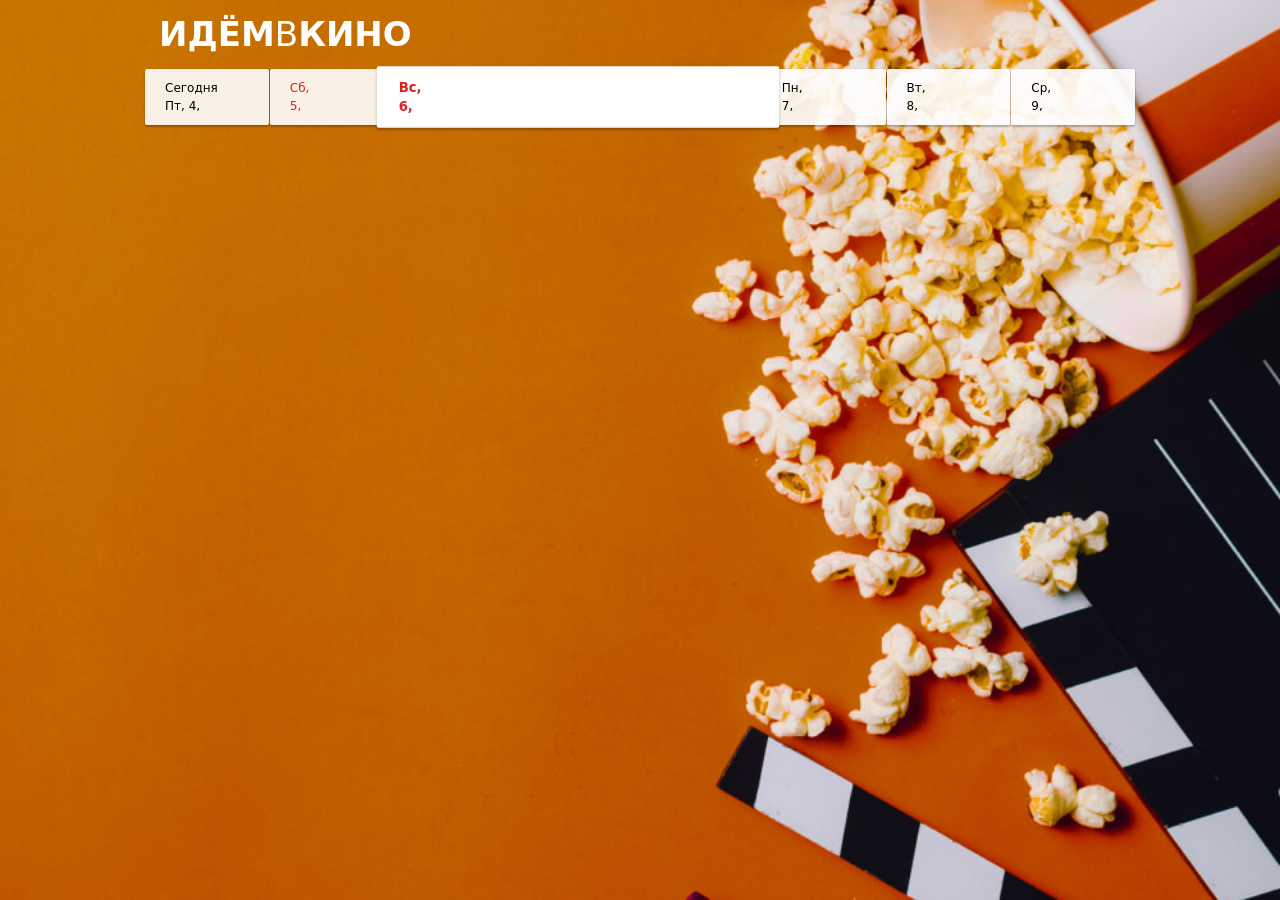
<file: index.html>
<!DOCTYPE html>
<html lang="ru">

<head>
  <meta charset="UTF-8">
  <meta name="viewport" content="width=device-width, initial-scale=1.0">
  <link href="https://cdn.jsdelivr.net/npm/bootstrap@5.0.2/dist/css/bootstrap.min.css" rel="stylesheet" integrity="sha384-EVSTQN3/azprG1Anm3QDgpJLIm9Nao0Yz1ztcQTwFspd3yD65VohhpuuCOmLASjC" crossorigin="anonymous">
  <script src="https://cdn.jsdelivr.net/npm/bootstrap@5.0.2/dist/js/bootstrap.bundle.min.js" integrity="sha384-MrcW6ZMFYlzcLA8Nl+NtUVF0sA7MsXsP1UyJoMp4YLEuNSfAP+JcXn/tWtIaxVXM" crossorigin="anonymous"></script>

  <meta http-equiv="X-UA-Compatible" content="ie=edge">
  <title>ИдёмВКино</title>
  <link rel="stylesheet" href="css/normalize.css">
  <link rel="stylesheet" href="css/styles.css">
  <link href="https://fonts.googleapis.com/css?family=Roboto:100,300,400,500,700,900&amp;subset=cyrillic,cyrillic-ext,latin-ext" rel="stylesheet">
</head>

<body>
  <header class="page-header">
    <h1 class="page-header__title">Идём<span>в</span>кино</h1>
  </header>
  
  <nav class="page-nav">
    <a class="page-nav__day page-nav__day_today" href="#">
      <span class="page-nav__day-week">Пн</span><span class="page-nav__day-number">31</span>
    </a>
    <a class="page-nav__day" href="#">
      <span class="page-nav__day-week">Вт</span><span class="page-nav__day-number">1</span>
    </a>
    <a class="page-nav__day page-nav__day_chosen" href="#">
      <span class="page-nav__day-week">Ср</span><span class="page-nav__day-number">2</span>
    </a>
    <a class="page-nav__day" href="#">
      <span class="page-nav__day-week">Чт</span><span class="page-nav__day-number">3</span>
    </a>
    <a class="page-nav__day" href="#">
      <span class="page-nav__day-week">Пт</span><span class="page-nav__day-number">4</span>
    </a>
    <a class="page-nav__day page-nav__day_weekend" href="#">
      <span class="page-nav__day-week">Сб</span><span class="page-nav__day-number">5</span>
    </a>
  </nav>
  
  <main>
   <!--   <section class="movie">
      <div class="movie__info">
        <div class="movie__poster">
          <img class="movie__poster-image" alt="Звёздные войны постер" src="i/poster1.jpg">
        </div>
        <div class="movie__description">
          <h2 class="movie__title">Звёздные войны XXIII: Атака клонированных клонов</h2>
          <p class="movie__synopsis">Две сотни лет назад малороссийские хутора разоряла шайка нехристей-ляхов во главе с могущественным колдуном.</p>
          <p class="movie__data">
            <span class="movie__data-duration">130 минут</span>
            <span class="movie__data-origin">США</span>
          </p>
        </div>
      </div>  
      
      <div class="movie-seances__hall">
        <h3 class="movie-seances__hall-title">Зал 1</h3>
        <ul class="movie-seances__list">
          <li class="movie-seances__time-block"><a class="movie-seances__time" href="hall.html">10:20</a></li>
          <li class="movie-seances__time-block"><a class="movie-seances__time" href="hall.html">14:10</a></li>
          <li class="movie-seances__time-block"><a class="movie-seances__time" href="hall.html">18:40</a></li>
          <li class="movie-seances__time-block"><a class="movie-seances__time" href="hall.html">22:00</a></li>
        </ul>
      </div>
      <div class="movie-seances__hall">
        <h3 class="movie-seances__hall-title">Зал 2</h3>
        <ul class="movie-seances__list">
          <li class="movie-seances__time-block"><a class="movie-seances__time" href="hall.html">11:15</a></li>
          <li class="movie-seances__time-block"><a class="movie-seances__time" href="hall.html">14:40</a></li>
          <li class="movie-seances__time-block"><a class="movie-seances__time" href="hall.html">16:00</a></li>
          <li class="movie-seances__time-block"><a class="movie-seances__time" href="hall.html">18:30</a></li>
          <li class="movie-seances__time-block"><a class="movie-seances__time" href="hall.html">21:00</a></li>
          <li class="movie-seances__time-block"><a class="movie-seances__time" href="hall.html">23:30</a></li>     
        </ul>
      </div>      
    </section>
    
    <section class="movie">
      <div class="movie__info">      
        <div class="movie__poster">
          <img class="movie__poster-image" alt="Альфа постер" src="i/poster2.jpg">
        </div>
        <div class="movie__description">        
          <h2 class="movie__title">Альфа</h2>
          <p class="movie__synopsis">20 тысяч лет назад Земля была холодным и неуютным местом, в котором смерть подстерегала человека на каждом шагу.</p>
          <p class="movie__data">
            <span class="movie__data-duration">96 минут</span>
            <span class="movie__data-origin">Франция</span>
          </p>
        </div>    
      </div>  
      <div class="movie-seances__hall">
        <h3 class="movie-seances__hall-title">Зал 1</h3>
        <ul class="movie-seances__list">
          <li class="movie-seances__time-block"><a class="movie-seances__time" href="hall.html">10:20</a></li>
          <li class="movie-seances__time-block"><a class="movie-seances__time" href="hall.html">14:10</a></li>
          <li class="movie-seances__time-block"><a class="movie-seances__time" href="hall.html">18:40</a></li>
          <li class="movie-seances__time-block"><a class="movie-seances__time" href="hall.html">22:00</a></li>
        </ul>
      </div>
      <div class="movie-seances__hall">
        <h3 class="movie-seances__hall-title">Зал 2</h3>
        <ul class="movie-seances__list">
          <li class="movie-seances__time-block"><a class="movie-seances__time" href="hall.html">11:15</a></li>
          <li class="movie-seances__time-block"><a class="movie-seances__time" href="hall.html">14:40</a></li>
          <li class="movie-seances__time-block"><a class="movie-seances__time" href="hall.html">16:00</a></li>
          <li class="movie-seances__time-block"><a class="movie-seances__time" href="hall.html">18:30</a></li>
          <li class="movie-seances__time-block"><a class="movie-seances__time" href="hall.html">21:00</a></li>
          <li class="movie-seances__time-block"><a class="movie-seances__time" href="hall.html">23:30</a></li>     
        </ul>
      </div>      
    </section>   
    
    <section class="movie">
      <div class="movie__info">      
        <div class="movie__poster">
          <img class="movie__poster-image" alt="Хищник постер" src="i/poster2.jpg">
        </div>
        <div class="movie__description">        
          <h2 class="movie__title">Хищник</h2>
          <p class="movie__synopsis">Самые опасные хищники Вселенной, прибыв из глубин космоса, высаживаются на улицах маленького городка, чтобы начать свою кровавую охоту. Генетически модернизировав себя с помощью ДНК других видов, охотники стали ещё сильнее, умнее и беспощаднее.</p>
          <p class="movie__data">
            <span class="movie__data-duration">101 минута</span>
            <span class="movie__data-origin">Канада, США</span>
          </p>
        </div>    
      </div>  
      <div class="movie-seances__hall">
        <h3 class="movie-seances__hall-title">Зал 1</h3>
        <ul class="movie-seances__list">
          <li class="movie-seances__time-block"><a class="movie-seances__time" href="hall.html">09:00</a></li>
          <li class="movie-seances__time-block"><a class="movie-seances__time" href="hall.html">10:10</a></li>
          <li class="movie-seances__time-block"><a class="movie-seances__time" href="hall.html">12:55</a></li>
          <li class="movie-seances__time-block"><a class="movie-seances__time" href="hall.html">14:15</a></li>
          <li class="movie-seances__time-block"><a class="movie-seances__time" href="hall.html">14:50</a></li>
          <li class="movie-seances__time-block"><a class="movie-seances__time" href="hall.html">16:30</a></li>
          <li class="movie-seances__time-block"><a class="movie-seances__time" href="hall.html">18:00</a></li>
          <li class="movie-seances__time-block"><a class="movie-seances__time" href="hall.html">18:50</a></li>
          <li class="movie-seances__time-block"><a class="movie-seances__time" href="hall.html">19:50</a></li>
          <li class="movie-seances__time-block"><a class="movie-seances__time" href="hall.html">20:55</a></li>
          <li class="movie-seances__time-block"><a class="movie-seances__time" href="hall.html">22:00</a></li>
        </ul>
      </div>     
    </section>     --> 
  </main>
  <script src="js/createRequest.js"></script>
  <script src="js/index.js" defer></script>
 </body>
</html>
</file>
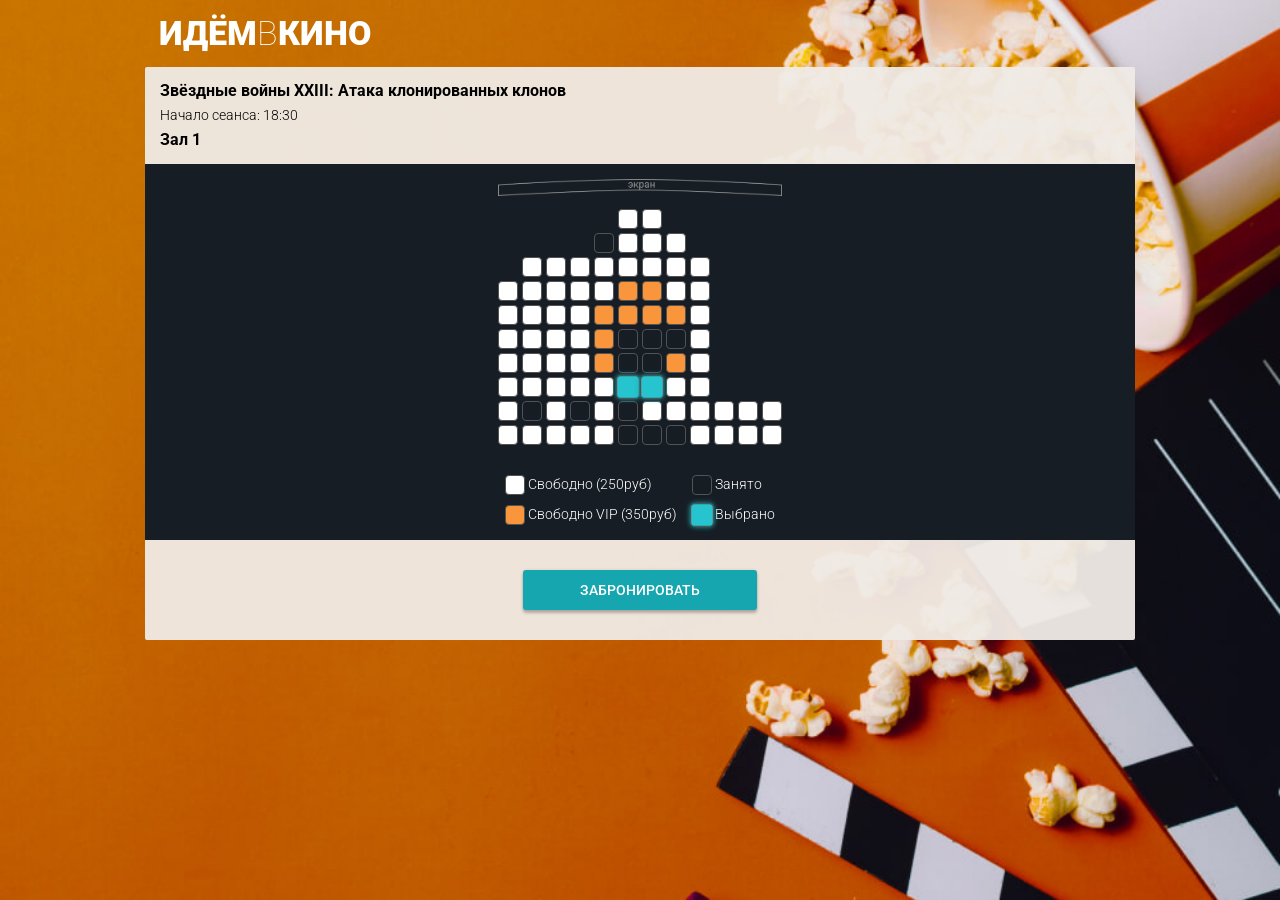
<file: hall.html>
<!DOCTYPE html>
<html lang="ru">

<head>
  <meta charset="UTF-8">
  <meta name="viewport" content="width=device-width, initial-scale=1.0">
  <meta http-equiv="X-UA-Compatible" content="ie=edge">
  <title>ИдёмВКино</title>
  <link rel="stylesheet" href="css/normalize.css">
  <link rel="stylesheet" href="css/styles.css">
  <link href="https://fonts.googleapis.com/css?family=Roboto:100,300,400,500,700,900&amp;subset=cyrillic,cyrillic-ext,latin-ext" rel="stylesheet">
</head>

<body>
  <header class="page-header">
    <h1 class="page-header__title">Идём<span>в</span>кино</h1>
  </header>
  
  <main>
    <section class="buying">
      <div class="buying__info">
        <div class="buying__info-description">
          <h2 class="buying__info-title">Звёздные войны XXIII: Атака клонированных клонов</h2>
          <p class="buying__info-start">Начало сеанса: 18:30</p>
          <p class="buying__info-hall">Зал 1</p>          
        </div>
        <div class="buying__info-hint">
          <p>Тапните дважды,<br>чтобы увеличить</p>
        </div>
      </div>
      <div class="conf-step">
        <div class="conf-step__wrapper">
          <div class="conf-step__row">
            <span class="conf-step__chair conf-step__chair_disabled"></span><span class="conf-step__chair conf-step__chair_disabled"></span>
            <span class="conf-step__chair conf-step__chair_disabled"></span><span class="conf-step__chair conf-step__chair_disabled"></span>
              <span class="conf-step__chair conf-step__chair_disabled"></span><span class="conf-step__chair conf-step__chair_standart"></span>
              <span class="conf-step__chair conf-step__chair_standart"></span><span class="conf-step__chair conf-step__chair_disabled"></span>
              <span class="conf-step__chair conf-step__chair_disabled"></span><span class="conf-step__chair conf-step__chair_disabled"></span>
            <span class="conf-step__chair conf-step__chair_disabled"></span><span class="conf-step__chair conf-step__chair_disabled"></span>
            </div>  

            <div class="conf-step__row">
              <span class="conf-step__chair conf-step__chair_disabled"></span><span class="conf-step__chair conf-step__chair_disabled"></span>
              <span class="conf-step__chair conf-step__chair_disabled"></span><span class="conf-step__chair conf-step__chair_disabled"></span>
              <span class="conf-step__chair conf-step__chair_taken"></span><span class="conf-step__chair conf-step__chair_standart"></span>
              <span class="conf-step__chair conf-step__chair_standart"></span><span class="conf-step__chair conf-step__chair_standart"></span>
              <span class="conf-step__chair conf-step__chair_disabled"></span><span class="conf-step__chair conf-step__chair_disabled"></span>
              <span class="conf-step__chair conf-step__chair_disabled"></span><span class="conf-step__chair conf-step__chair_disabled"></span>
            </div>  

            <div class="conf-step__row">
              <span class="conf-step__chair conf-step__chair_disabled"></span><span class="conf-step__chair conf-step__chair_standart"></span>
              <span class="conf-step__chair conf-step__chair_standart"></span><span class="conf-step__chair conf-step__chair_standart"></span>
              <span class="conf-step__chair conf-step__chair_standart"></span><span class="conf-step__chair conf-step__chair_standart"></span>
              <span class="conf-step__chair conf-step__chair_standart"></span><span class="conf-step__chair conf-step__chair_standart"></span>
              <span class="conf-step__chair conf-step__chair_standart"></span><span class="conf-step__chair conf-step__chair_disabled"></span>
              <span class="conf-step__chair conf-step__chair_disabled"></span><span class="conf-step__chair conf-step__chair_disabled"></span>
            </div>  

            <div class="conf-step__row">
              <span class="conf-step__chair conf-step__chair_standart"></span><span class="conf-step__chair conf-step__chair_standart"></span>
              <span class="conf-step__chair conf-step__chair_standart"></span><span class="conf-step__chair conf-step__chair_standart"></span>
              <span class="conf-step__chair conf-step__chair_standart"></span><span class="conf-step__chair conf-step__chair_vip"></span>
              <span class="conf-step__chair conf-step__chair_vip"></span><span class="conf-step__chair conf-step__chair_standart"></span>
              <span class="conf-step__chair conf-step__chair_standart"></span><span class="conf-step__chair conf-step__chair_disabled"></span>
              <span class="conf-step__chair conf-step__chair_disabled"></span><span class="conf-step__chair conf-step__chair_disabled"></span>
            </div>  

            <div class="conf-step__row">
              <span class="conf-step__chair conf-step__chair_standart"></span><span class="conf-step__chair conf-step__chair_standart"></span>
              <span class="conf-step__chair conf-step__chair_standart"></span><span class="conf-step__chair conf-step__chair_standart"></span>
              <span class="conf-step__chair conf-step__chair_vip"></span><span class="conf-step__chair conf-step__chair_vip"></span>
              <span class="conf-step__chair conf-step__chair_vip"></span><span class="conf-step__chair conf-step__chair_vip"></span>
              <span class="conf-step__chair conf-step__chair_standart"></span><span class="conf-step__chair conf-step__chair_disabled"></span>
              <span class="conf-step__chair conf-step__chair_disabled"></span><span class="conf-step__chair conf-step__chair_disabled"></span>
            </div>  

            <div class="conf-step__row">
              <span class="conf-step__chair conf-step__chair_standart"></span><span class="conf-step__chair conf-step__chair_standart"></span>
              <span class="conf-step__chair conf-step__chair_standart"></span><span class="conf-step__chair conf-step__chair_standart"></span>
              <span class="conf-step__chair conf-step__chair_vip"></span><span class="conf-step__chair conf-step__chair_taken"></span>
              <span class="conf-step__chair conf-step__chair_taken"></span><span class="conf-step__chair conf-step__chair_taken"></span>
              <span class="conf-step__chair conf-step__chair_standart"></span><span class="conf-step__chair conf-step__chair_disabled"></span>
              <span class="conf-step__chair conf-step__chair_disabled"></span><span class="conf-step__chair conf-step__chair_disabled"></span>
            </div>  

            <div class="conf-step__row">
              <span class="conf-step__chair conf-step__chair_standart"></span><span class="conf-step__chair conf-step__chair_standart"></span>
              <span class="conf-step__chair conf-step__chair_standart"></span><span class="conf-step__chair conf-step__chair_standart"></span>
              <span class="conf-step__chair conf-step__chair_vip"></span><span class="conf-step__chair conf-step__chair_taken"></span>
              <span class="conf-step__chair conf-step__chair_taken"></span><span class="conf-step__chair conf-step__chair_vip"></span>
              <span class="conf-step__chair conf-step__chair_standart"></span><span class="conf-step__chair conf-step__chair_disabled"></span>
              <span class="conf-step__chair conf-step__chair_disabled"></span><span class="conf-step__chair conf-step__chair_disabled"></span>
            </div>  

            <div class="conf-step__row">
              <span class="conf-step__chair conf-step__chair_standart"></span><span class="conf-step__chair conf-step__chair_standart"></span>
              <span class="conf-step__chair conf-step__chair_standart"></span><span class="conf-step__chair conf-step__chair_standart"></span>
              <span class="conf-step__chair conf-step__chair_standart"></span><span class="conf-step__chair conf-step__chair_selected"></span>
              <span class="conf-step__chair conf-step__chair_selected"></span><span class="conf-step__chair conf-step__chair_standart"></span>
              <span class="conf-step__chair conf-step__chair_standart"></span><span class="conf-step__chair conf-step__chair_disabled"></span>
              <span class="conf-step__chair conf-step__chair_disabled"></span><span class="conf-step__chair conf-step__chair_disabled"></span>
            </div>  

            <div class="conf-step__row">
              <span class="conf-step__chair conf-step__chair_standart"></span><span class="conf-step__chair conf-step__chair_taken"></span>
              <span class="conf-step__chair conf-step__chair_standart"></span><span class="conf-step__chair conf-step__chair_taken"></span>
              <span class="conf-step__chair conf-step__chair_standart"></span><span class="conf-step__chair conf-step__chair_taken"></span>
              <span class="conf-step__chair conf-step__chair_standart"></span><span class="conf-step__chair conf-step__chair_standart"></span>
              <span class="conf-step__chair conf-step__chair_standart"></span><span class="conf-step__chair conf-step__chair_standart"></span>
              <span class="conf-step__chair conf-step__chair_standart"></span><span class="conf-step__chair conf-step__chair_standart"></span>
            </div>  

            <div class="conf-step__row">
              <span class="conf-step__chair conf-step__chair_standart"></span><span class="conf-step__chair conf-step__chair_standart"></span>
              <span class="conf-step__chair conf-step__chair_standart"></span><span class="conf-step__chair conf-step__chair_standart"></span>
              <span class="conf-step__chair conf-step__chair_standart"></span><span class="conf-step__chair conf-step__chair_taken"></span>
              <span class="conf-step__chair conf-step__chair_taken"></span><span class="conf-step__chair conf-step__chair_taken"></span>
              <span class="conf-step__chair conf-step__chair_standart"></span><span class="conf-step__chair conf-step__chair_standart"></span>
              <span class="conf-step__chair conf-step__chair_standart"></span><span class="conf-step__chair conf-step__chair_standart"></span>
            </div>
        </div>
        <div class="conf-step__legend">
          <div class="col">
            <p class="conf-step__legend-price"><span class="conf-step__chair conf-step__chair_standart"></span> Свободно (<span class="conf-step__legend-value price-standart">250</span>руб)</p>
            <p class="conf-step__legend-price"><span class="conf-step__chair conf-step__chair_vip"></span> Свободно VIP (<span class="conf-step__legend-value price-vip">350</span>руб)</p>            
          </div>
          <div class="col">
            <p class="conf-step__legend-price"><span class="conf-step__chair conf-step__chair_taken"></span> Занято</p>
            <p class="conf-step__legend-price"><span class="conf-step__chair conf-step__chair_selected"></span> Выбрано</p>                    
          </div>
        </div>
      </div>
      <button class="acceptin-button"  >Забронировать</button>
    </section>     
  </main>
  <script src="js/createRequest.js"></script>
  <script src="js/hall.js" defer></script>
</body>
</html>
</file>
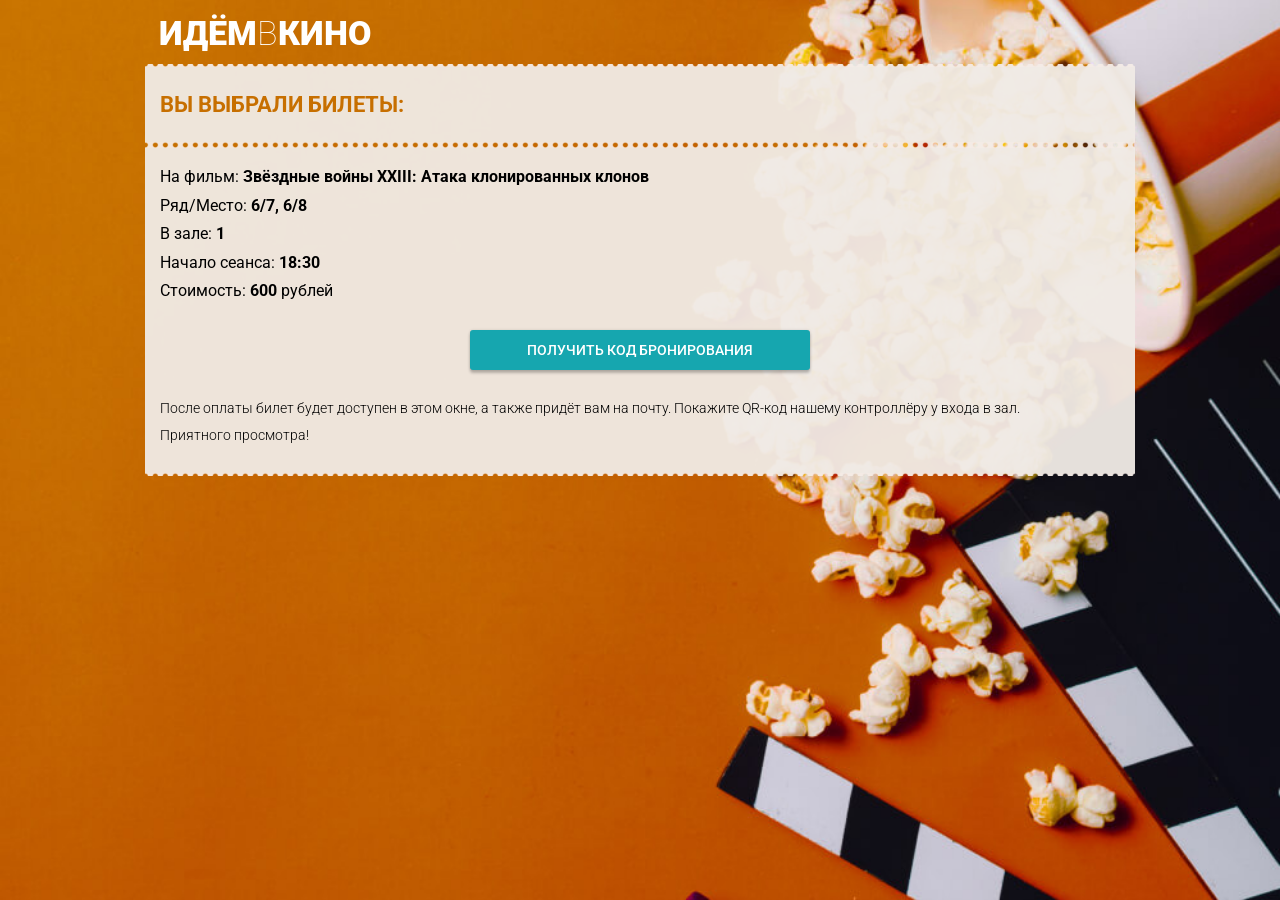
<file: payment.html>
<!DOCTYPE html>
<html lang="ru">

<head>
  <meta charset="UTF-8">
  <meta name="viewport" content="width=device-width, initial-scale=1.0">
  <meta http-equiv="X-UA-Compatible" content="ie=edge">
  <title>ИдёмВКино</title>
 
  <link rel="stylesheet" href="css/normalize.css">
  <link rel="stylesheet" href="css/styles.css">
  <link href="https://fonts.googleapis.com/css?family=Roboto:100,300,400,500,700,900&amp;subset=cyrillic,cyrillic-ext,latin-ext" rel="stylesheet">
</head>

<body>
  <header class="page-header">
    <h1 class="page-header__title">Идём<span>в</span>кино</h1>
  </header>
  
  <main>
    <section class="ticket">
      
      <header class="tichet__check">
        <h2 class="ticket__check-title">Вы выбрали билеты:</h2>
      </header>
      
      <div class="ticket__info-wrapper">
        <p class="ticket__info">На фильм: <span class="ticket__details ticket__title">Звёздные войны XXIII: Атака клонированных клонов</span></p>
        <p class="ticket__info">Ряд/Место: <span class="ticket__details ticket__chairs">6/7, 6/8</span></p>
        <p class="ticket__info">В зале: <span class="ticket__details ticket__hall">1</span></p>
        <p class="ticket__info">Начало сеанса: <span class="ticket__details ticket__start">18:30</span></p>
        <p class="ticket__info">Стоимость: <span class="ticket__details ticket__cost">600</span> рублей</p>

        <button class="acceptin-button" onclick="location.href='ticket.html'" >Получить код бронирования</button>

        <p class="ticket__hint">После оплаты билет будет доступен в этом окне, а также придёт вам на почту. Покажите QR-код нашему контроллёру у входа в зал.</p>
        <p class="ticket__hint">Приятного просмотра!</p>
      </div>
    </section>     
  </main>
  <script src="js/createRequest.js"></script>
   <script src="js/payment.js" defer></script> 
  </body>
</html>
</file>
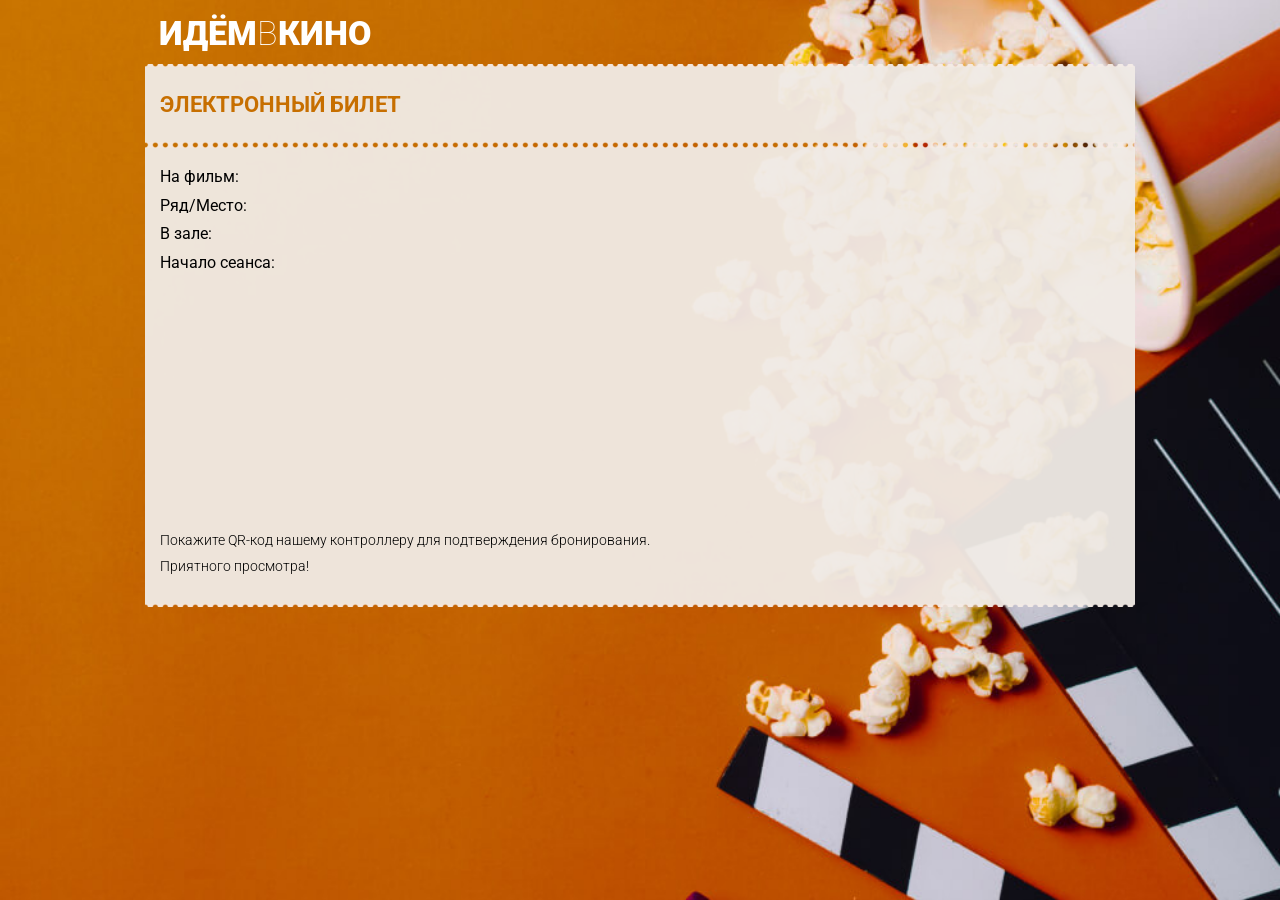
<file: ticket.html>
<!DOCTYPE html>
<html lang="ru">

<head>
  <meta charset="UTF-8">
  <meta name="viewport" content="width=device-width, initial-scale=1.0">
  <meta http-equiv="X-UA-Compatible" content="ie=edge">
  <title>ИдёмВКино</title>
  <link rel="stylesheet" href="css/normalize.css">
  <link rel="stylesheet" href="css/styles.css">
  <link href="https://fonts.googleapis.com/css?family=Roboto:100,300,400,500,700,900&amp;subset=cyrillic,cyrillic-ext,latin-ext" rel="stylesheet">
  
 
</head>

<body>
  <header class="page-header">
    <h1 class="page-header__title">Идём<span>в</span>кино</h1>
  </header>
  
  <main>
    <section class="ticket">
      
      <header class="tichet__check">
        <h2 class="ticket__check-title">Электронный билет</h2>
      </header>
      
      <div class="ticket__info-wrapper">
        <p class="ticket__info">На фильм: <span class="ticket__details ticket__title"></span></p>
        <p class="ticket__info">Ряд/Место: <span class="ticket__details ticket__chairs"></span></p>
        <p class="ticket__info">В зале: <span class="ticket__details ticket__hall"></span></p>
        <p class="ticket__info">Начало сеанса: <span class="ticket__details ticket__start"></span></p>

        <div class="ticket__info-qr"></div>
       

        <p class="ticket__hint">Покажите QR-код нашему контроллеру для подтверждения бронирования.</p>
        <p class="ticket__hint">Приятного просмотра!</p>
      </div>
    </section>     
  </main>
  <script src="js/createRequest.js"></script>
  <script src="js/ticket.js" defer></script> 
  <script src="js/QRCreator.js" defer></script> 
  
</body>
</html>
</file>
<file: css/styles.css>
@charset "UTF-8";
* {
  margin: 0;
  padding: 0;
  box-sizing: border-box;
}

html {
  font-family: "Roboto", sans-serif;
  font-size: 62.5%;
}

body {
  background-image: url("../img/background.jpg");
  background-size: cover;
  background-attachment: fixed;
  background-position: right;
}

.page-header {
  padding: 1.4rem;
}

.page-header__title {
  margin: 0;
  font-weight: 900;
  font-size: 3.4rem;
  color: #FFFFFF;
  text-transform: uppercase;
}
.page-header__title span {
  font-weight: 100;
}

/* ~~~~~~~~~~~~ Главная ~~~~~~~~~~~~ */
.page-nav {
  position: sticky;
  top: 2px;
  padding-bottom: 1rem;
  display: flex;
  flex-wrap: nowrap;
  align-items: stretch;
  color: #000000;
  z-index: 10;
}
.page-nav .page-nav__day {
  flex-basis: calc(100% / 8);
  font-size: 1.2rem;
  padding: 1rem;
  background: rgba(255, 255, 255, 0.9);
  box-shadow: 0px 2px 2px rgba(0, 0, 0, 0.24), 0px 0px 2px rgba(0, 0, 0, 0.12);
  border-radius: 2px;
  text-decoration: none;
  color: #000000;
}
.page-nav .page-nav__day + .page-nav__day {
  margin-left: 1px;
}
.page-nav .page-nav__day .page-nav__day-week::after {
  content: ',';
}
.page-nav .page-nav__day .page-nav__day-number::before {
  content: ' ';
}
.page-nav .page-nav__day .page-nav__day-week, .page-nav .page-nav__day .page-nav__day-number {
  display: block;
}
.page-nav .page-nav__day_chosen {
  flex-grow: 1;
  background-color: #FFFFFF;
  font-weight: 700;
  transform: scale(1.1);
}
.page-nav .page-nav__day_weekend {
  color: #DE2121;
}
.page-nav .page-nav__day_next {
  text-align: center;
}
.page-nav .page-nav__day_next::before {
  content: '>';
  font-family: monospace;
  font-weight: 700;
  font-size: 2.4rem;
}
.page-nav .page-nav__day_today .page-nav__day-week::before {
  content: 'Сегодня';
  display: block;
}
.page-nav .page-nav__day_today .page-nav__day-week, .page-nav .page-nav__day_today .page-nav__day-number {
  display: inline;
}

.movie {
  position: relative;
  padding: 1.5rem;
  margin-top: 3rem;
  background: rgba(241, 235, 230, 0.95);
  color: #000000;
}
.movie .movie__info {
  display: flex;
}
.movie .movie__poster {
  position: relative;
  width: 12.5rem;
  height: 17.5rem;
  /*    left: 1.5rem;
      top: -1.5rem;*/
}
.movie .movie__poster .movie__poster-image {
  position: relative;
  top: -3rem;
  width: 12.5rem;
  height: 17.5rem;
}
.movie .movie__poster::after {
  content: '';
  display: block;
  position: absolute;
  right: -0.7rem;
  top: -3rem;
  border: 1.5rem solid transparent;
  border-bottom: 0 solid transparent;
  border-right: 0 solid transparent;
  border-left: 0.7rem solid #772720;
}
.movie .movie__description {
  flex-grow: 1;
  padding-left: 1.5rem;
}
.movie .movie__title {
  font-weight: 700;
  font-size: 1.6rem;
}
.movie .movie__synopsis {
  font-size: 1.4rem;
  margin-top: 1rem;
}
.movie .movie__data {
  font-size: 1.4rem;
  font-weight: 300;
  margin-top: 1rem;
}
.movie .movie-seances__hall + .movie-seances__hall {
  margin-top: 2rem;
}
.movie .movie-seances__hall .movie-seances__hall-title {
  font-weight: 700;
  font-size: 1.6rem;
}
.movie .movie-seances__hall .movie-seances__list {
  margin-top: 0.7rem;
  font-size: 0;
}
.movie .movie-seances__hall .movie-seances__time-block {
  display: inline-block;
  margin-bottom: 4px;
}
.movie .movie-seances__hall .movie-seances__time-block:nth-last-of-type(n + 1) {
  margin-right: 4px;
}
.movie .movie-seances__hall .movie-seances__time {
  display: block;
  padding: 8px;
  box-shadow: 0px 2px 2px rgba(0, 0, 0, 0.24), 0px 0px 2px rgba(0, 0, 0, 0.12);
  border-radius: 2px;
  background-color: #FFFFFF;
  color: #000000;
  text-decoration: none;
  font-size: 1.5rem;
}

/* ~~~~~~~~~~~~ Кинозал ~~~~~~~~~~~~ */
.acceptin-button {
  display: block;
  margin: 3rem auto 0;
  box-shadow: 0px 3px 3px rgba(0, 0, 0, 0.24), 0px 0px 3px rgba(0, 0, 0, 0.12);
  border-radius: 3px;
  border: none;
  padding: 12px 57px;
  text-transform: uppercase;
  font-weight: 500;
  font-size: 1.4rem;
  background-color: #16A6AF;
  color: #FFFFFF;
}

.buying {
  background-color: rgba(241, 235, 230, 0.95);
  padding-bottom: 3rem;
}

.buying__info {
  display: flex;
  align-items: center;
  justify-content: space-between;
  padding: 1.5rem;
}
.buying__info .buying__info-description {
  padding-right: 1.5rem;
}
.buying__info .buying__info-title, .buying__info .buying__info-hall {
  font-size: 1.6rem;
  font-weight: 700;
}
.buying__info .buying__info-start {
  font-size: 1.4rem;
  font-weight: 300;
  margin: 0.7rem 0;
}
.buying__info .buying__info-hint {
  position: relative;
  font-weight: 300;
  font-size: 1.4rem;
  text-align: center;
}
.buying__info .buying__info-hint p {
  position: relative;
  width: 10rem;
}
.buying__info .buying__info-hint p::before {
  content: '';
  position: absolute;
  left: -1rem;
  top: calc(50% - 1.6rem);
  display: block;
  width: 2.4rem;
  height: 3.2rem;
  background-image: url(../img/hint.png);
  background-size: 2.4rem 3.2rem;
}

.conf-step {
  text-align: center;
  background-color: #171D24;
  padding: 1.5rem 3rem 1.5rem;
}

.conf-step__wrapper {
  font-size: 0;
  display: inline-block;
  background-image: url(../img/screen.png);
  background-position: top;
  background-repeat: no-repeat;
  background-size: 100%;
  padding-top: 3rem;
}
.conf-step__wrapper::before {
  content: '';
}

.conf-step__row + .conf-step__row {
  margin-top: 4px;
}

.conf-step__chair {
  display: inline-block;
  vertical-align: middle;
  width: 2rem;
  height: 2rem;
  border: 1px solid #525252;
  box-sizing: border-box;
  border-radius: 4px;
}
.conf-step__chair:not(:first-of-type) {
  margin-left: 4px;
}

.conf-step__chair_disabled {
  opacity: 0;
}

.conf-step__chair_standart {
  background-color: #FFFFFF;
}

.conf-step__chair_vip {
  background-color: #F9953A;
}

.conf-step__chair_taken {
  background-color: transparent;
}

.conf-step__chair_selected {
  background-color: #25C4CE;
  box-shadow: 0px 0px 4px #16A6AF;
  transform: scale(1.2);
}

.conf-step__legend {
  padding-top: 3rem;
  font-size: 1.4rem;
  font-weight: 300;
  color: #FFFFFF;
  display: flex;
  flex-wrap: nowrap;
  text-align: left;
}
.conf-step__legend .col {
  max-width: 25rem;
}
.conf-step__legend .col:first-of-type {
  padding-right: 1.5rem;
  margin-left: auto;
}
.conf-step__legend .col:last-of-type {
  margin-right: auto;
}
.conf-step__legend .conf-step__legend-price + .conf-step__legend-price {
  margin-top: 1rem;
}

/* ~~~~~~~~~~~~ Билет ~~~~~~~~~~~~ */
.tichet__check, .ticket__info-wrapper {
  padding-left: 1.5rem;
  padding-right: 1.5rem;
  background-color: rgba(241, 235, 230, 0.95);
}

.tichet__check {
  position: relative;
  padding-top: 2.5rem;
  padding-bottom: 2.5rem;
}
.tichet__check::before {
  content: '';
  display: block;
  position: absolute;
  top: -3px;
  left: 0;
  right: 0;
  height: 3px;
  background-image: url(../img/border-top.png);
  background-size: 10px 3px;
}
.tichet__check::after {
  content: '';
  display: block;
  position: absolute;
  bottom: -3px;
  left: 0;
  right: 0;
  height: 3px;
  background-image: url(../img/border-bottom.png);
  background-size: 10px 3px;
}

.ticket__info-wrapper {
  position: relative;
  margin-top: 6px;
  padding-top: 2rem;
  padding-bottom: 3rem;
}
.ticket__info-wrapper::before {
  content: '';
  display: block;
  position: absolute;
  top: -3px;
  left: 0;
  right: 0;
  height: 3px;
  background-image: url(../img/border-top.png);
  background-size: 10px 3px;
}
.ticket__info-wrapper::after {
  content: '';
  display: block;
  position: absolute;
  bottom: -3px;
  left: 0;
  right: 0;
  height: 3px;
  background-image: url(../img/border-bottom.png);
  background-size: 10px 3px;
}

.ticket__check-title {
  font-weight: 700;
  font-size: 2.2rem;
  text-transform: uppercase;
  color: #C76F00;
}

.ticket__info {
  font-size: 1.6rem;
  color: #000000;
}
.ticket__info + .ticket__info {
  margin-top: 1rem;
}

.ticket__details {
  font-weight: 700;
}

.ticket__hint {
  font-weight: 300;
  font-size: 1.4rem;
  margin-top: 3rem;
}
.ticket__hint + .ticket__hint {
  margin-top: 1rem;
}

.ticket__info-qr {
  display: block;
  margin: 3rem auto 0;
  width: 20rem;
  height: 20rem;
}

@media screen and (min-width: 479px) {
  .page-nav .page-nav__day {
    padding: 1rem 2rem;
  }
}
@media screen and (min-width: 990px) {
  .page-header, nav, main {
    width: 990px;
    margin: auto;
  }

  .movie, .buying {
    border-radius: 2px;
  }

  .buying__info-hint {
    display: none;
  }
}

/*================================================================*/

.movie .movie-seances__hall .acceptin-button-disabled {
 background-color: #888888;
 pointer-events: none
}

.acceptin-button:disabled {
  background-color: #888888;
  pointer-events: none
 }


/* ========== Adapt ============ */

@media screen and (max-width: 1026px) {
  .page-header, nav, main {
    padding: 0 18px;
  }

  .movie .movie__poster::after {
    right: -0.7rem;
  }
}

@media screen and (max-width: 478px) {
  .movie .movie__info {
      flex-wrap: wrap;
    }

  .movie .movie__poster {
    margin: auto;
  }

  .movie .movie__poster .movie__poster-image {
    width: 14.5rem;
    height: 19.5rem;
  }

  .movie .movie__poster::after {
    right: -2.7rem;
  }

  .movie .movie__data {
    margin-bottom: 1rem;
  }
}


@media screen and (min-width: 479px) {
  .page-nav .page-nav__day {
    padding: 1rem 2rem;
  }
}

@media screen and (min-width: 990px) {
  .page-header, nav, main {
    width: 990px;
    margin: auto;
  }

  .movie, .buying {
    border-radius: 2px;
  }
}
</file>
